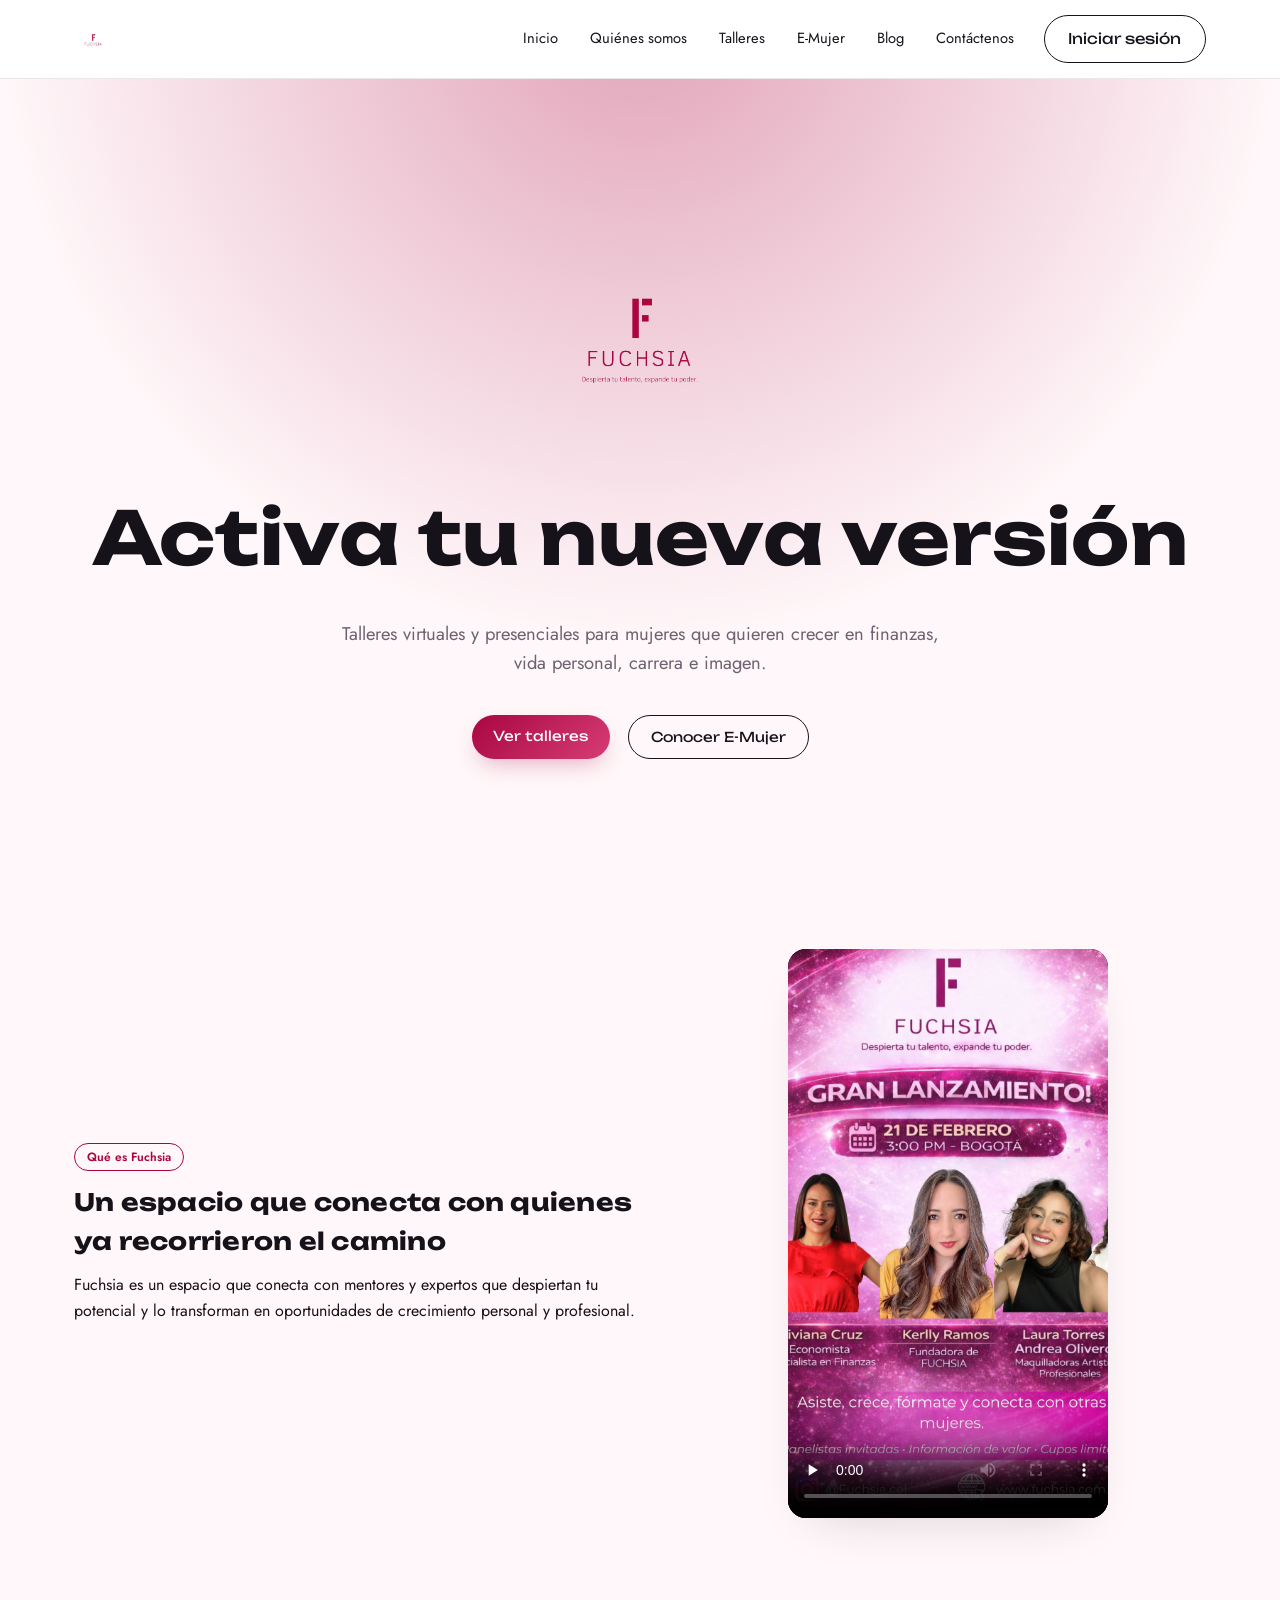
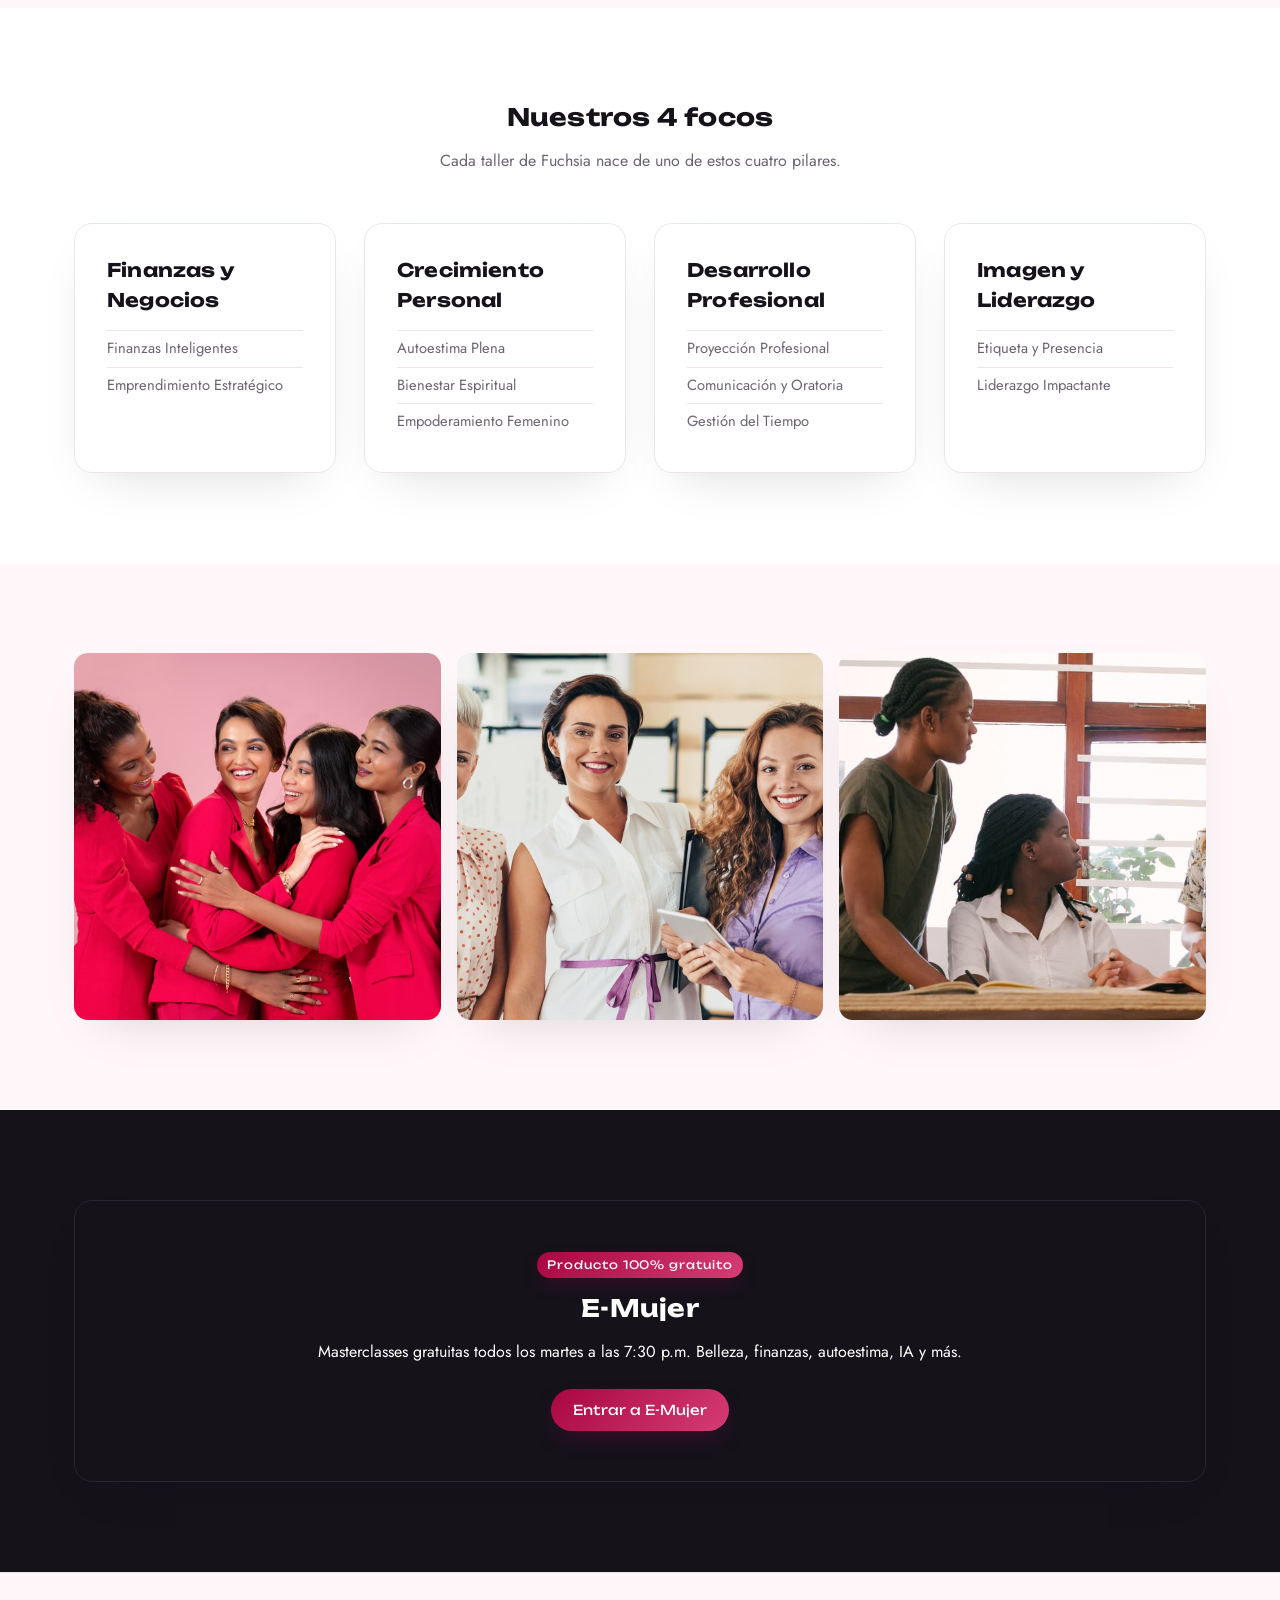
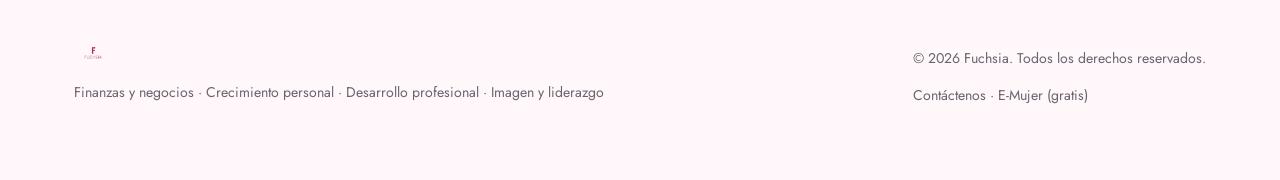
<file: index.html>
<!DOCTYPE html>
<html lang="es">
<head>
<meta charset="UTF-8">
<meta name="viewport" content="width=device-width, initial-scale=1.0">
<title>Fuchsia — Talleres de crecimiento personal y profesional para mujeres</title>
<meta name="description" content="Fuchsia: talleres virtuales y presenciales en finanzas, crecimiento personal, desarrollo profesional e imagen y liderazgo. Incluye E-Mujer, masterclasses gratuitas cada martes.">
<link rel="icon" href="/assets/img/fuchsia-icono.png">
<link rel="preconnect" href="https://fonts.googleapis.com">
<link href="https://fonts.googleapis.com/css2?family=Unbounded:wght@500;700;900&family=Jost:wght@300;400;500&family=Allerta+Stencil&display=swap" rel="stylesheet">
<link rel="stylesheet" href="/assets/css/styles.css?v=2">
</head>
<body>
<script src="/assets/partials.js?v=2"></script>

<section class="hero reveal in">
  <div class="container">
    <img src="/assets/img/fuchsia-logo-eslogan.png" alt="Fuchsia — Despierta tu talento, expande tu poder" class="logo-hero">
    <h1>Activa tu nueva versión</h1>
    <p class="lead">Talleres virtuales y presenciales para mujeres que quieren crecer en finanzas, vida personal, carrera e imagen.</p>
    <div class="cta-row">
      <a href="/servicios/" class="btn">Ver talleres</a>
      <a href="/empowerd/" class="btn ghost">Conocer E-Mujer</a>
    </div>
  </div>
</section>

<section class="crema">
  <div class="container split">
    <div class="reveal">
      <span class="badge-foco">Qué es Fuchsia</span>
      <h2>Un espacio que conecta con quienes ya recorrieron el camino</h2>
      <p class="lead" style="margin:0">Fuchsia es un espacio que conecta con mentores y expertos que despiertan tu potencial y lo transforman en oportunidades de crecimiento personal y profesional.</p>
    </div>
    <div class="reveal" id="lanzamiento-video"></div>
  </div>
</section>

<section>
  <div class="container">
    <div class="section-title reveal">
      <h2>Nuestros 4 focos</h2>
      <p>Cada taller de Fuchsia nace de uno de estos cuatro pilares.</p>
    </div>
    <div class="grid cols-4" id="focos-grid"></div>
  </div>
</section>

<section class="crema">
  <div class="container collage">
    <img src="/assets/img/fuchsia-mujeres-unidas.jpg" alt="Mujeres Fuchsia unidas" class="reveal">
    <img src="/assets/img/fuchsia-mujeres-ejecutivas.jpg" alt="Mujeres ejecutivas Fuchsia" class="reveal">
    <img src="/assets/img/fuchsia-mujeres-equipo.jpg" alt="Equipo de mujeres Fuchsia" class="reveal">
  </div>
</section>

<section class="dark">
  <div class="container">
    <div class="tilt-card dark glow-spot reveal" style="padding:50px;text-align:center;border:1px solid #2a2530">
      <div class="glow"></div>
      <span class="gratis" style="margin-bottom:1em">Producto 100% gratuito</span>
      <h2>E-Mujer</h2>
      <p class="lead" style="margin:0 auto 1.5em">Masterclasses gratuitas todos los martes a las 7:30 p.m. Belleza, finanzas, autoestima, IA y más.</p>
      <a href="/empowerd/" class="btn">Entrar a E-Mujer</a>
    </div>
  </div>
</section>

<script src="/assets/js/main.js?v=2"></script>
<script>
document.getElementById('lanzamiento-video').innerHTML = window.FUCHSIA.videoCard({
  poster: '/assets/img/fuchsia-lanzamiento-fuchsia.jpeg',
  mp4: 'lanzamiento-fuchsia.mp4',
  alt: 'Lanzamiento Fuchsia'
});

window.FOCOS = [
  {nombre:"Finanzas y Negocios", conceptos:["Finanzas Inteligentes","Emprendimiento Estratégico"]},
  {nombre:"Crecimiento Personal", conceptos:["Autoestima Plena","Bienestar Espiritual","Empoderamiento Femenino"]},
  {nombre:"Desarrollo Profesional", conceptos:["Proyección Profesional","Comunicación y Oratoria","Gestión del Tiempo"]},
  {nombre:"Imagen y Liderazgo", conceptos:["Etiqueta y Presencia","Liderazgo Impactante"]},
];
const grid = document.getElementById('focos-grid');
grid.innerHTML = window.FOCOS.map(f => `
  <div class="tilt-card reveal foco-card glow-spot">
    <div class="glow"></div>
    <h3>${f.nombre}</h3>
    <ul>${f.conceptos.map(c=>`<li>${c}</li>`).join('')}</ul>
  </div>`).join('');

window.FUCHSIA.initTilt(); window.FUCHSIA.initReveal(); window.FUCHSIA.initGlowSpots();
</script>
</body>
</html>
</file>
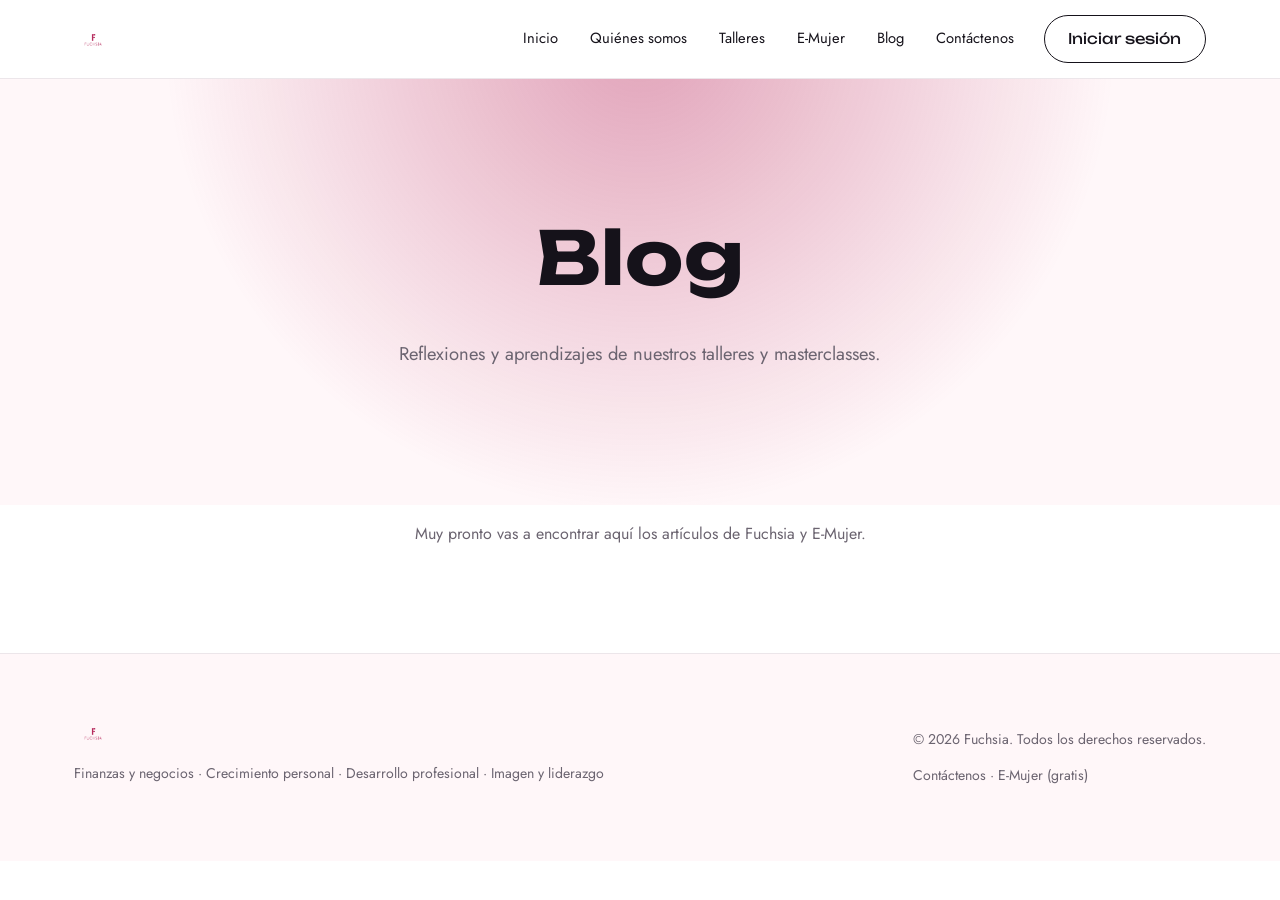
<file: blog/index.html>
<!DOCTYPE html>
<html lang="es">
<head>
<meta charset="UTF-8">
<meta name="viewport" content="width=device-width, initial-scale=1.0">
<title>Blog — Fuchsia</title>
<link rel="icon" href="/assets/img/fuchsia-icono.png">
<link href="https://fonts.googleapis.com/css2?family=Unbounded:wght@500;700;900&family=Jost:wght@300;400;500&family=Allerta+Stencil&display=swap" rel="stylesheet">
<link rel="stylesheet" href="/assets/css/styles.css?v=2">
</head>
<body>
<script src="/assets/partials.js?v=2"></script>

<section class="hero" style="padding-top:120px">
  <div class="container">
    <h1>Blog</h1>
    <p class="lead">Reflexiones y aprendizajes de nuestros talleres y masterclasses.</p>
  </div>
</section>

<section style="padding-top:0">
  <div class="container">
    <p style="text-align:center;color:var(--gris)">Muy pronto vas a encontrar aquí los artículos de Fuchsia y E-Mujer.</p>
  </div>
</section>
<script src="/assets/js/main.js?v=2"></script>
</body>
</html>
</file>
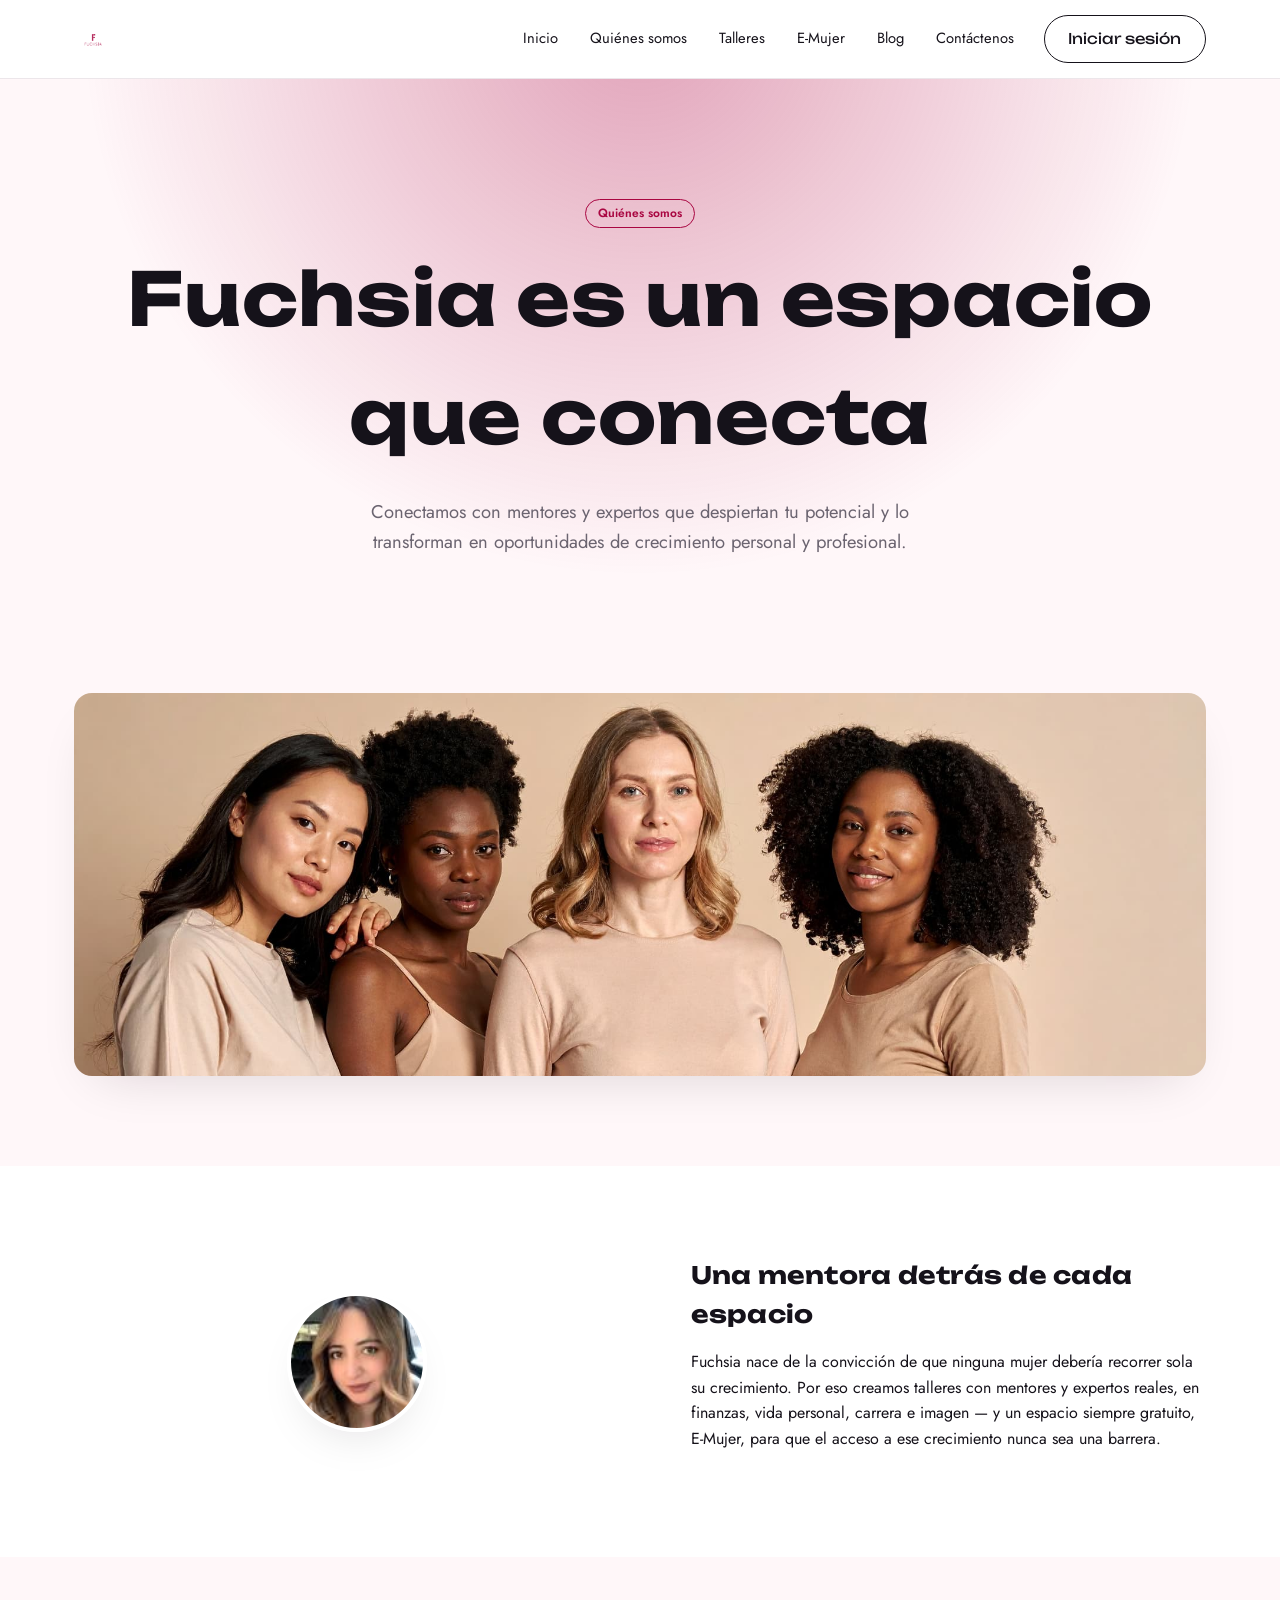
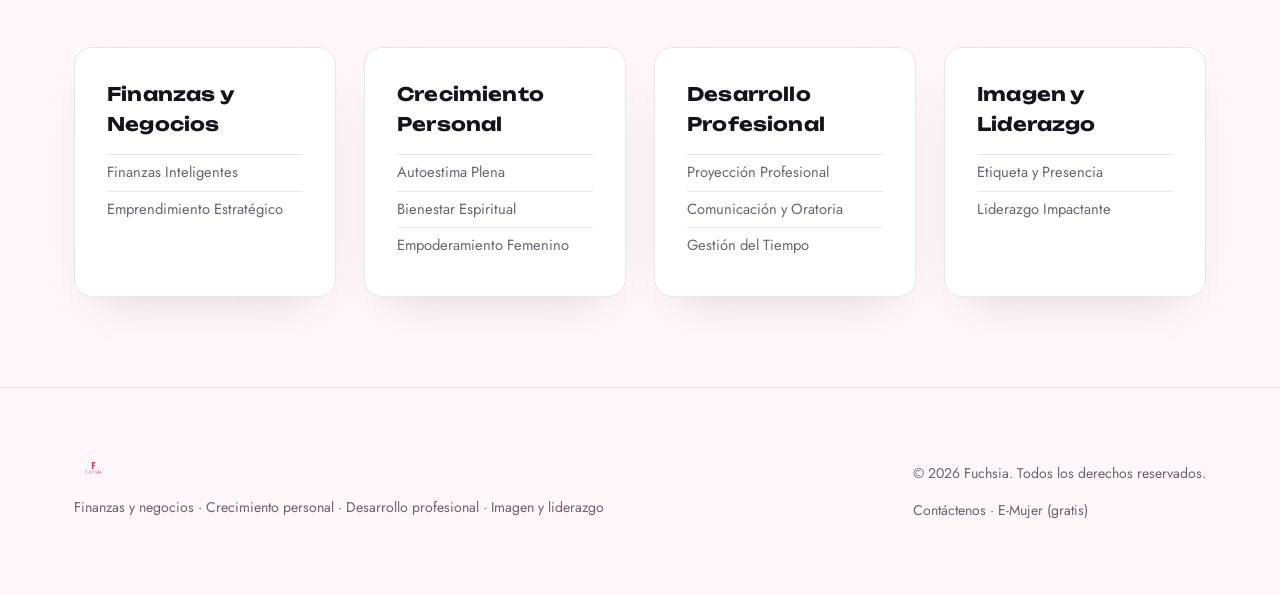
<file: quienes-somos/index.html>
<!DOCTYPE html>
<html lang="es">
<head>
<meta charset="UTF-8">
<meta name="viewport" content="width=device-width, initial-scale=1.0">
<title>Quiénes somos — Fuchsia</title>
<link rel="icon" href="/assets/img/fuchsia-icono.png">
<link href="https://fonts.googleapis.com/css2?family=Unbounded:wght@500;700;900&family=Jost:wght@300;400;500&family=Allerta+Stencil&display=swap" rel="stylesheet">
<link rel="stylesheet" href="/assets/css/styles.css?v=2">
</head>
<body>
<script src="/assets/partials.js?v=2"></script>

<section class="hero" style="padding-top:120px">
  <div class="container">
    <span class="badge-foco">Quiénes somos</span>
    <h1>Fuchsia es un espacio que conecta</h1>
    <p class="lead">Conectamos con mentores y expertos que despiertan tu potencial y lo transforman en oportunidades de crecimiento personal y profesional.</p>
  </div>
</section>

<section class="crema" style="padding-top:0">
  <div class="container">
    <img src="/assets/img/fuchsia-portada-diversidad.jpg" alt="Mujeres diversas conectando en Fuchsia" style="border-radius:var(--radio);box-shadow:var(--sombra)">
  </div>
</section>

<section>
  <div class="container split">
    <img src="/assets/img/kerlly-ramos.jpeg" alt="Kerlly Ramos, fundadora de Fuchsia" style="border-radius:50%;width:140px;height:140px;object-fit:cover;justify-self:center;border:4px solid var(--blanco);box-shadow:var(--sombra)">
    <div class="reveal">
      <h2>Una mentora detrás de cada espacio</h2>
      <p>Fuchsia nace de la convicción de que ninguna mujer debería recorrer sola su crecimiento. Por eso creamos talleres con mentores y expertos reales, en finanzas, vida personal, carrera e imagen — y un espacio siempre gratuito, <a href="/empowerd/">E-Mujer</a>, para que el acceso a ese crecimiento nunca sea una barrera.</p>
    </div>
  </div>
</section>

<section class="crema">
  <div class="container grid cols-4">
    <div class="tilt-card reveal glow-spot foco-card"><div class="glow"></div><h3>Finanzas y Negocios</h3><ul><li>Finanzas Inteligentes</li><li>Emprendimiento Estratégico</li></ul></div>
    <div class="tilt-card reveal glow-spot foco-card"><div class="glow"></div><h3>Crecimiento Personal</h3><ul><li>Autoestima Plena</li><li>Bienestar Espiritual</li><li>Empoderamiento Femenino</li></ul></div>
    <div class="tilt-card reveal glow-spot foco-card"><div class="glow"></div><h3>Desarrollo Profesional</h3><ul><li>Proyección Profesional</li><li>Comunicación y Oratoria</li><li>Gestión del Tiempo</li></ul></div>
    <div class="tilt-card reveal glow-spot foco-card"><div class="glow"></div><h3>Imagen y Liderazgo</h3><ul><li>Etiqueta y Presencia</li><li>Liderazgo Impactante</li></ul></div>
  </div>
</section>
<script src="/assets/js/main.js?v=2"></script>
</body>
</html>
</file>
<file: assets/css/styles.css>
/* Fuchsia — identidad visual elegante: blanco predominante, fucsia de acento, negro puntual */
:root{
  --fucsia:#a90641;
  --fucsia-claro:#d63d74;
  --fucsia-glow:rgba(169,6,65,.35);
  --negro:#15121a;
  --blanco:#ffffff;
  --crema:#fff7f9;
  --gris:#6b6470;
  --linea:#ece6ea;
  --radio:18px;
  --sombra:0 20px 50px -25px rgba(20,5,20,.18);
  --font-display:'Unbounded', system-ui, sans-serif;
  --font-text:'Jost', system-ui, sans-serif;
  --font-stencil:'Allerta Stencil', var(--font-display);
}

*{box-sizing:border-box}
html{scroll-behavior:smooth}
body{
  margin:0;
  background:var(--blanco);
  color:var(--negro);
  font-family:var(--font-text);
  line-height:1.6;
  overflow-x:hidden;
}
h1,h2,h3,h4,.display{
  font-family:var(--font-display);
  font-weight:700;
  letter-spacing:.01em;
  margin:0 0 .5em;
  color:var(--negro);
}
a{color:inherit;text-decoration:none}
img{max-width:100%;display:block}
.container{max-width:1180px;margin:0 auto;padding:0 24px}
.gratis{
  display:inline-block;
  background:linear-gradient(135deg,var(--fucsia),var(--fucsia-claro));
  color:#fff;font-family:var(--font-display);font-size:.72rem;
  padding:.3em .9em;border-radius:99px;letter-spacing:.08em;
  box-shadow:0 8px 20px -6px var(--fucsia-glow);
}

/* ---- Logo / wordmark tipografico ---- */
.logo-wordmark{display:inline-flex;align-items:baseline;gap:2px;line-height:1}
.logo-wordmark .f{font-family:var(--font-stencil);color:var(--fucsia);font-size:1.7em}
.logo-wordmark .resto{font-family:var(--font-display);color:var(--negro);font-weight:700;font-size:.95em;letter-spacing:.02em}
.logo-tagline{font-family:var(--font-text);font-size:.68rem;letter-spacing:.16em;text-transform:uppercase;color:var(--gris);margin-top:.4em}
.logo-hero-mark{font-size:clamp(3.5rem,9vw,6rem)}
.logo-hero-mark .resto{font-size:.55em}

/* ---- Header ---- */
.site-header{
  position:sticky;top:0;z-index:50;
  background:rgba(255,255,255,.85);
  backdrop-filter:blur(14px);
  border-bottom:1px solid var(--linea);
}
.site-header .container{
  display:flex;align-items:center;justify-content:space-between;
  height:78px;
}
.brand .logo-wordmark{font-size:1.5rem}
nav.main-nav{display:flex;gap:28px;align-items:center}
nav.main-nav a{
  font-size:.92rem;color:var(--negro);position:relative;transition:color .25s;
}
nav.main-nav a.glow-spot{padding:6px 2px}
nav.main-nav a:hover{color:var(--fucsia)}
nav.main-nav a::after{
  content:"";position:absolute;left:0;bottom:-8px;width:0;height:2px;
  background:linear-gradient(90deg,var(--fucsia),var(--fucsia-claro));
  transition:width .3s;
}
nav.main-nav a:hover::after{width:100%}
.btn{
  display:inline-block;padding:.75em 1.6em;border-radius:99px;
  font-family:var(--font-display);font-size:.85rem;
  background:linear-gradient(135deg,var(--fucsia),var(--fucsia-claro));
  color:#fff;border:none;cursor:pointer;
  transition:transform .25s,box-shadow .25s;
  box-shadow:0 10px 24px -8px var(--fucsia-glow);
}
.btn:hover{transform:translateY(-3px) scale(1.02);box-shadow:0 16px 34px -8px var(--fucsia-glow)}
.btn.ghost{
  background:transparent;border:1.5px solid var(--negro);color:var(--negro);box-shadow:none;
}
.btn.ghost:hover{border-color:var(--fucsia);color:var(--fucsia)}
.btn.whatsapp{background:linear-gradient(135deg,#1fae50,#3fd56a)}

/* ---- Glow de cursor reutilizable (no solo en tarjetas) ---- */
.glow-spot{position:relative;overflow:hidden}
.glow-spot::before{
  content:"";position:absolute;inset:0;pointer-events:none;opacity:0;
  background:radial-gradient(circle at var(--mx,50%) var(--my,50%), var(--fucsia-glow), transparent 65%);
  transition:opacity .3s;
}
.glow-spot:hover::before{opacity:1}

/* ---- Hero ---- */
.hero{
  position:relative;padding:140px 0 100px;text-align:center;overflow:hidden;
  background:radial-gradient(circle at 50% -10%, var(--fucsia-glow), transparent 60%), var(--crema);
}
.hero h1{font-size:clamp(2.4rem,6vw,4.6rem);margin-bottom:.3em}
.hero p.lead{font-size:1.15rem;color:var(--gris);max-width:620px;margin:0 auto 2em}
.hero .cta-row{display:flex;gap:18px;justify-content:center;flex-wrap:wrap}
.hero .logo-hero{max-width:230px;margin:0 auto 30px}

/* ---- Tarjetas con efecto tilt 3D al mouse ---- */
.tilt-card{
  --rx:0deg;--ry:0deg;
  transform:perspective(900px) rotateX(var(--rx)) rotateY(var(--ry));
  transition:transform .15s ease-out, box-shadow .3s;
  background:var(--blanco);
  border:1px solid var(--linea);
  border-radius:var(--radio);
  overflow:hidden;
  box-shadow:var(--sombra);
  position:relative;
}
.tilt-card:hover{box-shadow:0 30px 60px -20px var(--fucsia-glow)}
.tilt-card .glow{
  position:absolute;inset:0;pointer-events:none;opacity:0;
  background:radial-gradient(circle at var(--mx,50%) var(--my,50%), var(--fucsia-glow), transparent 60%);
  transition:opacity .3s;
}
.tilt-card:hover .glow{opacity:1}
.tilt-card .card-img{aspect-ratio:4/3;object-fit:cover;width:100%}
.tilt-card .card-body{padding:22px}
.tilt-card .card-body h3{font-size:1.1rem;margin-bottom:.3em}
.tilt-card .tag{font-size:.72rem;color:var(--fucsia);text-transform:uppercase;letter-spacing:.08em;font-weight:600}
.tilt-card.pasado{opacity:.6;filter:saturate(.5)}
.tilt-card.pasado .estado-pill{background:var(--gris)}
.tilt-card.dark{background:var(--negro);border-color:#2a2530}
.tilt-card.dark h3,.tilt-card.dark p,.tilt-card.dark h2{color:var(--blanco)}
.estado-pill{
  position:absolute;top:14px;right:14px;font-size:.68rem;padding:.3em .8em;
  border-radius:99px;background:var(--fucsia);color:#fff;font-family:var(--font-display);
}

/* ---- Grids ---- */
.grid{display:grid;gap:28px}
.grid.cols-4{grid-template-columns:repeat(4,1fr)}
.grid.cols-3{grid-template-columns:repeat(3,1fr)}
.grid.cols-2{grid-template-columns:repeat(2,1fr)}
@media (max-width:980px){.grid.cols-4{grid-template-columns:repeat(2,1fr)}.grid.cols-3{grid-template-columns:repeat(2,1fr)}}
@media (max-width:620px){.grid.cols-4,.grid.cols-3,.grid.cols-2{grid-template-columns:1fr}nav.main-nav{display:none}}

section{padding:90px 0}
section.dark{background:var(--negro);color:var(--blanco)}
section.dark h2,section.dark h3{color:var(--blanco)}
section.dark p{color:#cfc8d4}
section.crema{background:var(--crema)}
.section-title{text-align:center;margin-bottom:50px}
.section-title p{color:var(--gris);max-width:560px;margin:0 auto}
.section-title.left{text-align:left;margin-bottom:34px}

.foco-card{padding:32px}
.foco-card ul{list-style:none;padding:0;margin:14px 0 0;color:var(--gris);font-size:.92rem}
.foco-card li{padding:6px 0;border-top:1px solid var(--linea)}

.video-embed{aspect-ratio:9/16;max-width:320px;margin:0 auto;border-radius:var(--radio);overflow:hidden;background:#000;box-shadow:var(--sombra)}
.video-embed iframe,.video-embed blockquote,.video-embed video{width:100%;height:100%;object-fit:cover}
.video-embed.clean{position:relative}
.video-embed.clean::after{content:none}

.pilar-card{padding:30px;text-align:left}
.pilar-card .num{font-family:var(--font-stencil);color:var(--fucsia);font-size:2rem;line-height:1}

footer{padding:60px 0;border-top:1px solid var(--linea);color:var(--gris);font-size:.88rem;background:var(--crema)}
footer .container{display:flex;justify-content:space-between;flex-wrap:wrap;gap:20px}

.reveal{opacity:0;transform:translateY(24px);transition:opacity .7s,transform .7s}
.reveal.in{opacity:1;transform:none}

form.elegant{display:grid;gap:16px;max-width:480px;width:100%}
form.elegant > div{width:100%}
form.elegant input,form.elegant select,form.elegant textarea{
  box-sizing:border-box;width:100%;display:block;
  background:var(--blanco);border:1.5px solid var(--linea);
  color:var(--negro);padding:.9em 1em;border-radius:10px;font-family:var(--font-text);font-size:1rem;
}
form.elegant input:focus,form.elegant textarea:focus{outline:none;border-color:var(--fucsia)}
form.elegant label{font-size:.85rem;color:var(--gris)}

.badge-foco{
  display:inline-block;padding:.3em 1em;border-radius:99px;font-size:.75rem;
  border:1px solid var(--fucsia);color:var(--fucsia);margin-bottom:1em;font-weight:600;
}

.split{display:grid;grid-template-columns:1.1fr 1fr;gap:50px;align-items:center}
@media (max-width:820px){.split{grid-template-columns:1fr}}
.split img{border-radius:var(--radio);box-shadow:var(--sombra)}

.collage{display:grid;grid-template-columns:repeat(3,1fr);gap:16px}
.collage img{border-radius:14px;aspect-ratio:1;object-fit:cover;box-shadow:var(--sombra)}
@media (max-width:620px){.collage{grid-template-columns:repeat(2,1fr)}}
</file>
